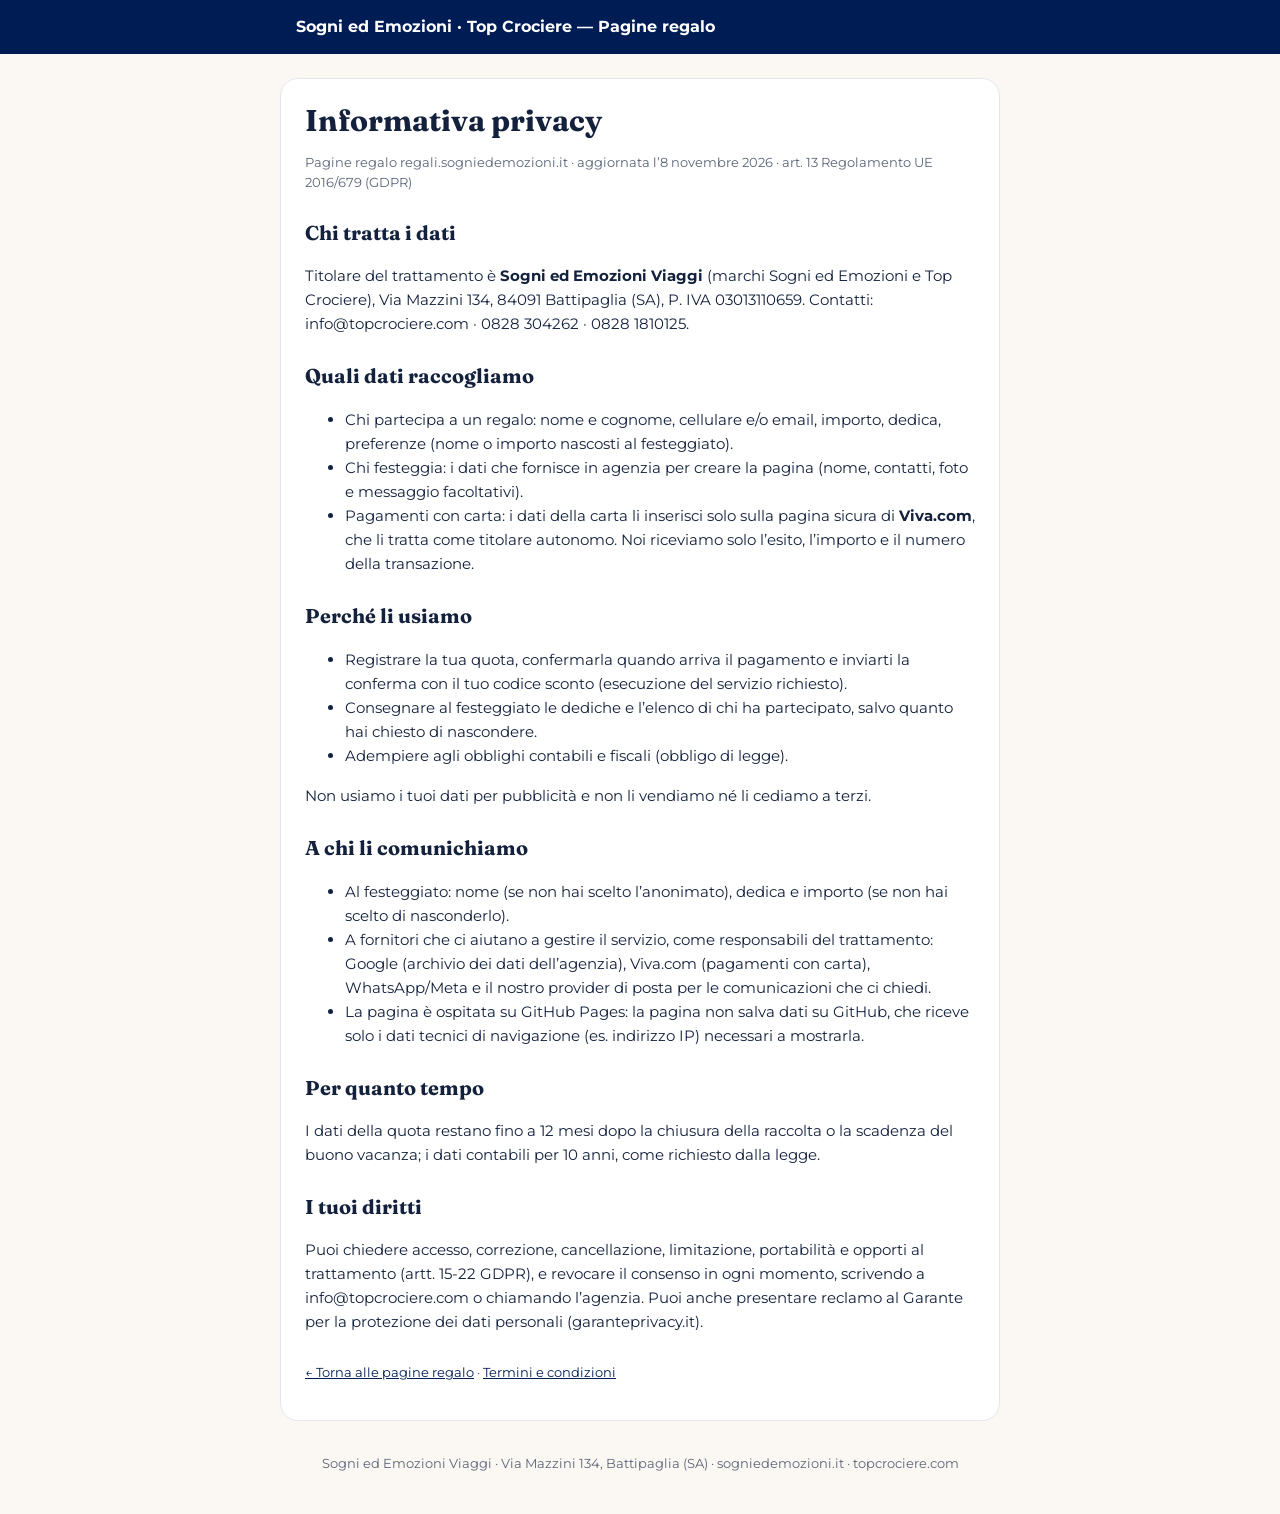
<file: privacy.html>
<!doctype html>
<html lang="it"><head><meta charset="utf-8"><meta name="viewport" content="width=device-width, initial-scale=1">
<title>Privacy · Pagine regalo</title><meta name="robots" content="noindex"><meta name="theme-color" content="#001c54">
<link rel="icon" href="icon-192.png">
<link href="https://fonts.googleapis.com/css2?family=Fraunces:wght@700&family=Montserrat:wght@400;600;700&display=swap" rel="stylesheet">
<link rel="stylesheet" href="stile-pagine.css"></head>
<body>
<header><div class="w">Sogni ed Emozioni · Top Crociere — Pagine regalo</div></header>
<main><div class="w">
<h1>Informativa privacy</h1>
<p class="muted">Pagine regalo regali.sogniedemozioni.it · aggiornata l’8 novembre 2026 · art. 13 Regolamento UE 2016/679 (GDPR)</p>

<h2>Chi tratta i dati</h2>
<p>Titolare del trattamento è <b>Sogni ed Emozioni Viaggi</b> (marchi Sogni ed Emozioni e Top Crociere), Via Mazzini 134, 84091 Battipaglia (SA), P. IVA 03013110659. Contatti: info@topcrociere.com · 0828 304262 · 0828 1810125.</p>

<h2>Quali dati raccogliamo</h2>
<ul>
<li>Chi partecipa a un regalo: nome e cognome, cellulare e/o email, importo, dedica, preferenze (nome o importo nascosti al festeggiato).</li>
<li>Chi festeggia: i dati che fornisce in agenzia per creare la pagina (nome, contatti, foto e messaggio facoltativi).</li>
<li>Pagamenti con carta: i dati della carta li inserisci solo sulla pagina sicura di <b>Viva.com</b>, che li tratta come titolare autonomo. Noi riceviamo solo l’esito, l’importo e il numero della transazione.</li>
</ul>

<h2>Perché li usiamo</h2>
<ul>
<li>Registrare la tua quota, confermarla quando arriva il pagamento e inviarti la conferma con il tuo codice sconto (esecuzione del servizio richiesto).</li>
<li>Consegnare al festeggiato le dediche e l’elenco di chi ha partecipato, salvo quanto hai chiesto di nascondere.</li>
<li>Adempiere agli obblighi contabili e fiscali (obbligo di legge).</li>
</ul>
<p>Non usiamo i tuoi dati per pubblicità e non li vendiamo né li cediamo a terzi.</p>

<h2>A chi li comunichiamo</h2>
<ul>
<li>Al festeggiato: nome (se non hai scelto l’anonimato), dedica e importo (se non hai scelto di nasconderlo).</li>
<li>A fornitori che ci aiutano a gestire il servizio, come responsabili del trattamento: Google (archivio dei dati dell’agenzia), Viva.com (pagamenti con carta), WhatsApp/Meta e il nostro provider di posta per le comunicazioni che ci chiedi.</li>
<li>La pagina è ospitata su GitHub Pages: la pagina non salva dati su GitHub, che riceve solo i dati tecnici di navigazione (es. indirizzo IP) necessari a mostrarla.</li>
</ul>

<h2>Per quanto tempo</h2>
<p>I dati della quota restano fino a 12 mesi dopo la chiusura della raccolta o la scadenza del buono vacanza; i dati contabili per 10 anni, come richiesto dalla legge.</p>

<h2>I tuoi diritti</h2>
<p>Puoi chiedere accesso, correzione, cancellazione, limitazione, portabilità e opporti al trattamento (artt. 15-22 GDPR), e revocare il consenso in ogni momento, scrivendo a info@topcrociere.com o chiamando l’agenzia. Puoi anche presentare reclamo al Garante per la protezione dei dati personali (garanteprivacy.it).</p>

<p class="muted" style="margin-top:28px"><a href="./">← Torna alle pagine regalo</a> · <a href="termini.html">Termini e condizioni</a></p>
</div></main>
<footer>Sogni ed Emozioni Viaggi · Via Mazzini 134, Battipaglia (SA) · sogniedemozioni.it · topcrociere.com</footer>
</body></html>
</file>
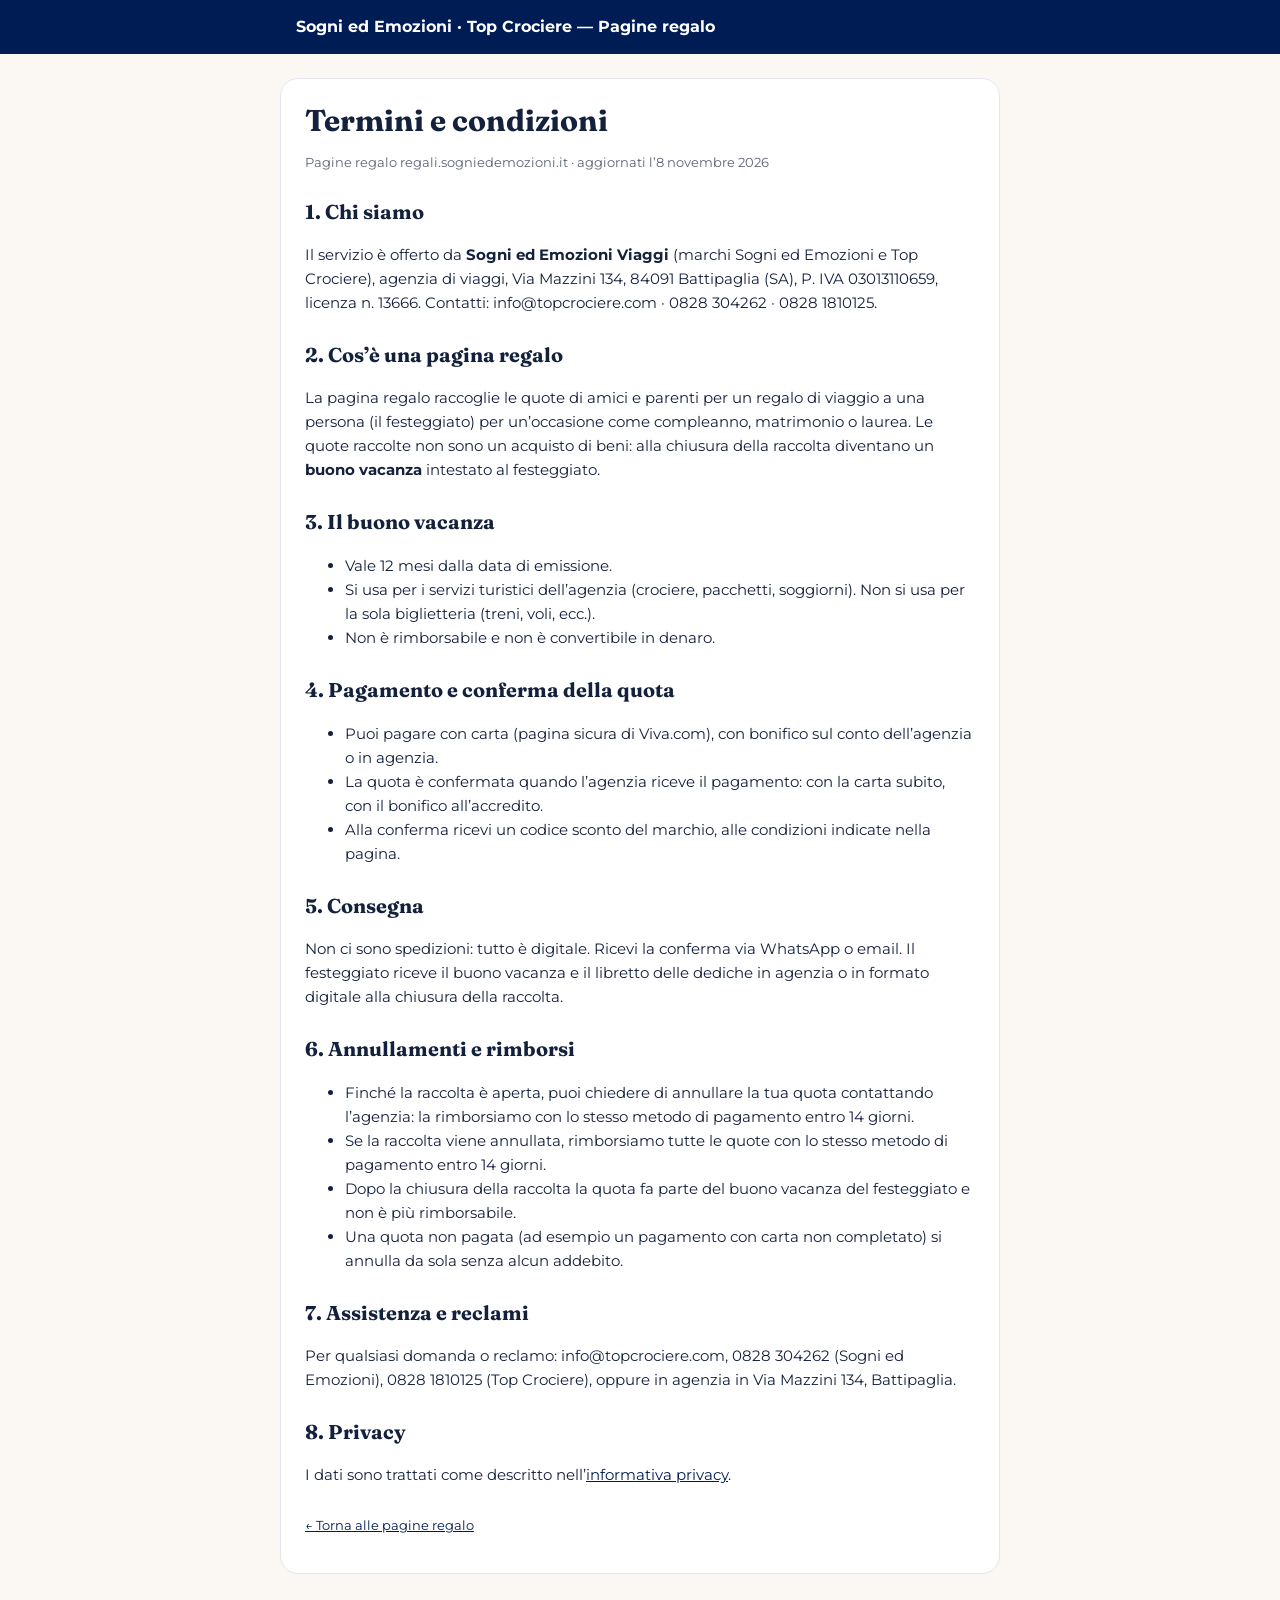
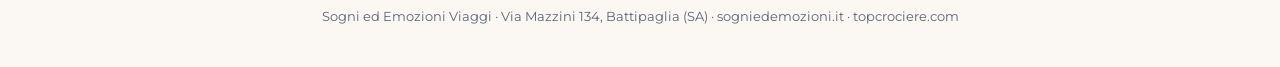
<file: termini.html>
<!doctype html>
<html lang="it"><head><meta charset="utf-8"><meta name="viewport" content="width=device-width, initial-scale=1">
<title>Termini e condizioni · Pagine regalo</title><meta name="robots" content="noindex"><meta name="theme-color" content="#001c54">
<link rel="icon" href="icon-192.png">
<link href="https://fonts.googleapis.com/css2?family=Fraunces:wght@700&family=Montserrat:wght@400;600;700&display=swap" rel="stylesheet">
<link rel="stylesheet" href="stile-pagine.css"></head>
<body>
<header><div class="w">Sogni ed Emozioni · Top Crociere — Pagine regalo</div></header>
<main><div class="w">
<h1>Termini e condizioni</h1>
<p class="muted">Pagine regalo regali.sogniedemozioni.it · aggiornati l’8 novembre 2026</p>

<h2>1. Chi siamo</h2>
<p>Il servizio è offerto da <b>Sogni ed Emozioni Viaggi</b> (marchi Sogni ed Emozioni e Top Crociere), agenzia di viaggi, Via Mazzini 134, 84091 Battipaglia (SA), P. IVA 03013110659, licenza n. 13666. Contatti: info@topcrociere.com · 0828 304262 · 0828 1810125.</p>

<h2>2. Cos’è una pagina regalo</h2>
<p>La pagina regalo raccoglie le quote di amici e parenti per un regalo di viaggio a una persona (il festeggiato) per un’occasione come compleanno, matrimonio o laurea. Le quote raccolte non sono un acquisto di beni: alla chiusura della raccolta diventano un <b>buono vacanza</b> intestato al festeggiato.</p>

<h2>3. Il buono vacanza</h2>
<ul>
<li>Vale 12 mesi dalla data di emissione.</li>
<li>Si usa per i servizi turistici dell’agenzia (crociere, pacchetti, soggiorni). Non si usa per la sola biglietteria (treni, voli, ecc.).</li>
<li>Non è rimborsabile e non è convertibile in denaro.</li>
</ul>

<h2>4. Pagamento e conferma della quota</h2>
<ul>
<li>Puoi pagare con carta (pagina sicura di Viva.com), con bonifico sul conto dell’agenzia o in agenzia.</li>
<li>La quota è confermata quando l’agenzia riceve il pagamento: con la carta subito, con il bonifico all’accredito.</li>
<li>Alla conferma ricevi un codice sconto del marchio, alle condizioni indicate nella pagina.</li>
</ul>

<h2>5. Consegna</h2>
<p>Non ci sono spedizioni: tutto è digitale. Ricevi la conferma via WhatsApp o email. Il festeggiato riceve il buono vacanza e il libretto delle dediche in agenzia o in formato digitale alla chiusura della raccolta.</p>

<h2>6. Annullamenti e rimborsi</h2>
<ul>
<li>Finché la raccolta è aperta, puoi chiedere di annullare la tua quota contattando l’agenzia: la rimborsiamo con lo stesso metodo di pagamento entro 14 giorni.</li>
<li>Se la raccolta viene annullata, rimborsiamo tutte le quote con lo stesso metodo di pagamento entro 14 giorni.</li>
<li>Dopo la chiusura della raccolta la quota fa parte del buono vacanza del festeggiato e non è più rimborsabile.</li>
<li>Una quota non pagata (ad esempio un pagamento con carta non completato) si annulla da sola senza alcun addebito.</li>
</ul>

<h2>7. Assistenza e reclami</h2>
<p>Per qualsiasi domanda o reclamo: info@topcrociere.com, 0828 304262 (Sogni ed Emozioni), 0828 1810125 (Top Crociere), oppure in agenzia in Via Mazzini 134, Battipaglia.</p>

<h2>8. Privacy</h2>
<p>I dati sono trattati come descritto nell’<a href="privacy.html">informativa privacy</a>.</p>

<p class="muted" style="margin-top:28px"><a href="./">← Torna alle pagine regalo</a></p>
</div></main>
<footer>Sogni ed Emozioni Viaggi · Via Mazzini 134, Battipaglia (SA) · sogniedemozioni.it · topcrociere.com</footer>
</body></html>
</file>
<file: stile-pagine.css>
:root{--navy:#001c54;--ink:#14213d;--muted:#5b6478;--line:#e3e6ee;--paper:#fbf8f3}
*{box-sizing:border-box}body{margin:0;font-family:Montserrat,system-ui,-apple-system,"Segoe UI",sans-serif;color:var(--ink);background:var(--paper);line-height:1.6}
header{background:var(--navy);color:#fff}header .w{padding-top:14px;padding-bottom:14px;font-weight:700}
.w{max-width:720px;margin:0 auto;padding:0 16px}
main .w{background:#fff;border:1px solid var(--line);border-radius:18px;margin:24px auto;padding:24px}
@media (max-width:760px){main .w{margin:16px;}}
h1{font-family:Fraunces,Georgia,serif;font-size:30px;line-height:1.2;margin:0 0 6px}
h2{font-family:Fraunces,Georgia,serif;font-size:20px;margin:24px 0 6px}
p,li{font-size:15px}.muted{color:var(--muted);font-size:13px}a{color:var(--navy)}
footer{color:var(--muted);font-size:13px;text-align:center;padding:8px 16px 40px}
</file>
